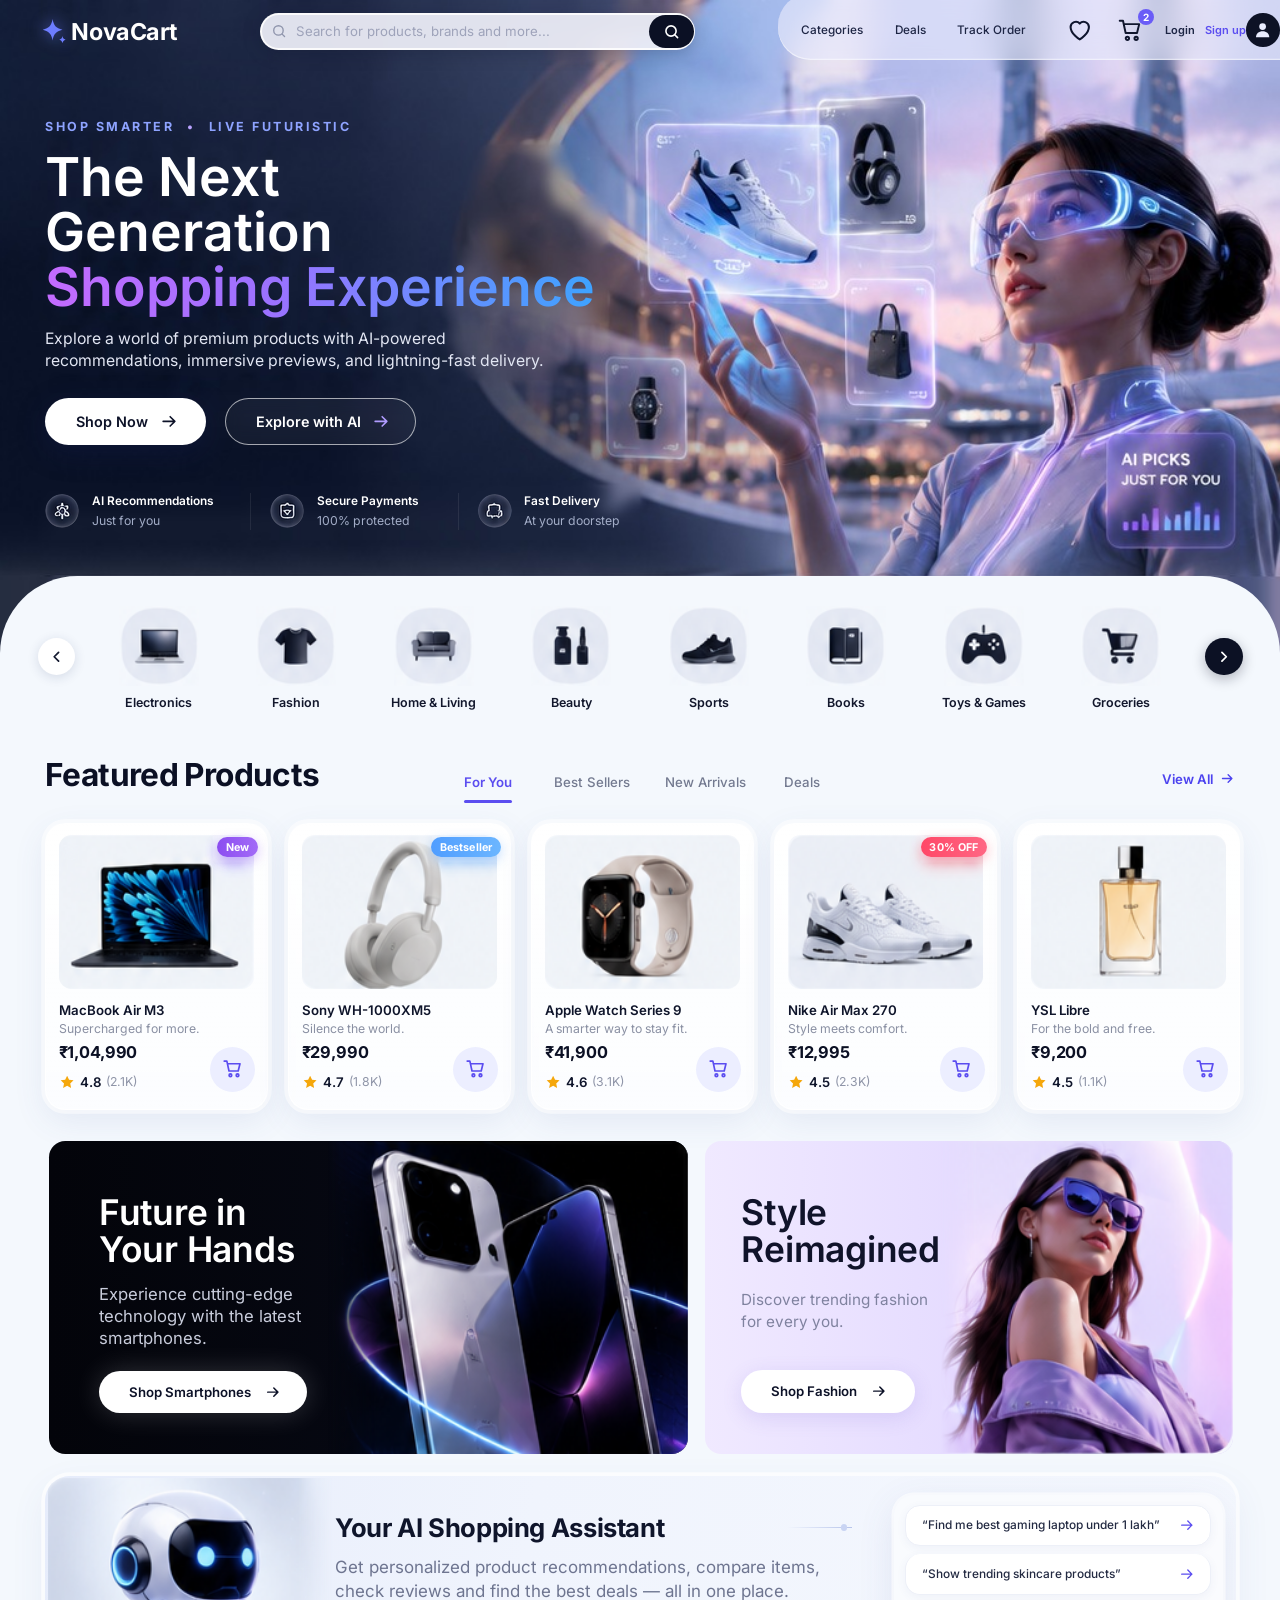
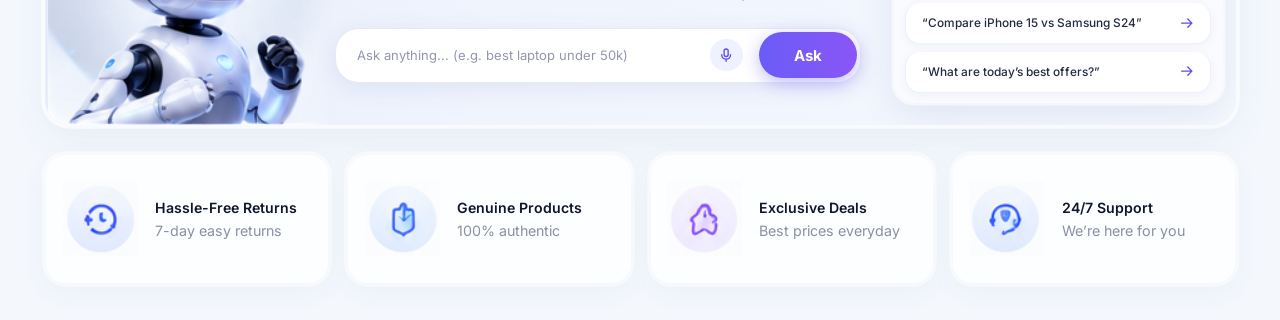
<file: index.html>
<!doctype html>
<html lang="en">
  <head>
    <meta charset="UTF-8" />
    <meta name="viewport" content="width=device-width, initial-scale=1.0" />
    <title>NovaCart — The Next Generation Shopping Experience</title>
    <meta
      name="description"
      content="NovaCart: AI-powered recommendations, immersive previews and lightning-fast delivery."
    />
    <link rel="stylesheet" href="style.css" />
  </head>
  <body>
    <!-- Icon sprite (inline, so the page works fully offline) -->
    <svg width="0" height="0" style="position: absolute" aria-hidden="true">
      <defs>
        <symbol id="i-search" viewBox="0 0 24 24">
          <circle cx="11" cy="11" r="7" />
          <path d="m20 20-3.6-3.6" />
        </symbol>
        <symbol id="i-heart" viewBox="0 0 24 24">
          <path
            d="M12 20.5s-8-4.9-8-11A4.6 4.6 0 0 1 12 6.6a4.6 4.6 0 0 1 8 2.9c0 6.100-8 11-8 11Z"
          />
        </symbol>
        <symbol id="i-cart" viewBox="0 0 24 24">
          <path d="M2.5 3.5h3l2.4 11.2h10.400l2-8.200H6.300" />
          <circle cx="9.500" cy="19.500" r="1.500" />
          <circle cx="17.500" cy="19.500" r="1.500" />
        </symbol>
        <symbol id="i-user" viewBox="0 0 24 24">
          <circle
            cx="12"
            cy="8.500"
            r="3.800"
            fill="currentColor"
            stroke="none"
          />
          <path
            fill="currentColor"
            stroke="none"
            d="M4.500 20.500c0-4.200 3.300-6.800 7.500-6.800s7.500 2.600 7.500 6.800Z"
          />
        </symbol>
        <symbol id="i-arrow" viewBox="0 0 24 24">
          <path d="M4 12h15M13 6l6 6-6 6" />
        </symbol>
        <symbol id="i-left" viewBox="0 0 24 24">
          <path d="m14.500 6-6 6 6 6" />
        </symbol>
        <symbol id="i-right" viewBox="0 0 24 24">
          <path d="m9.500 6 6 6-6 6" />
        </symbol>
        <symbol id="i-mic" viewBox="0 0 24 24">
          <rect x="9" y="3" width="6" height="11" rx="3" />
          <path d="M5.500 11.500a6.500 6.500 0 0 0 13 0M12 18v3" />
        </symbol>
        <symbol id="i-star" viewBox="0 0 24 24">
          <path
            fill="currentColor"
            stroke="none"
            d="m12 2.500 2.900 6.100 6.600.8-4.900 4.600 1.300 6.600L12 17.300 6.100 20.600l1.300-6.600L2.500 9.400l6.600-.8Z"
          />
        </symbol>
        <symbol id="i-spark" viewBox="0 0 32 32">
          <path
            fill="currentColor"
            stroke="none"
            d="M14 2c1.200 7 3.600 10.200 11 12-7.400 1.800-9.800 5-11 12-1.200-7-3.600-10.200-11-12C10.400 12.200 12.800 9 14 2Z"
          />
          <path
            fill="currentColor"
            stroke="none"
            d="M25 21c.5 2.400 1.300 3.400 3.500 4-2.200.6-3 1.600-3.500 4-.5-2.400-1.300-3.400-3.500-4 2.200-.6 3-1.600 3.500-4Z"
          />
        </symbol>
      </defs>
    </svg>

    <div class="page">
      <!-- ============ HERO ============ -->
      <section class="hero" id="top">
        <header class="topbar">
          <a class="brand" href="#top" aria-label="NovaCart home">
            <svg class="brand-star"><use href="#i-spark" /></svg
            ><span>NovaCart</span>
          </a>

          <form class="search" role="search" id="searchForm">
            <svg class="s-ico"><use href="#i-search" /></svg>
            <input
              id="searchInput"
              type="search"
              placeholder="Search for products, brands and more..."
              aria-label="Search products"
            />
            <button type="submit" aria-label="Search">
              <svg><use href="#i-search" /></svg>
            </button>
          </form>

          <nav class="glass-nav" aria-label="Primary">
            <div class="links">
              <a href="#categories">Categories</a>
              <a href="#deals">Deals</a>
              <a href="#track">Track Order</a>
            </div>
            <div class="icons">
              <button
                class="ib heart"
                id="wishBtn"
                aria-label="Wishlist"
                aria-pressed="false"
              >
                <svg><use href="#i-heart" /></svg>
              </button>
              <button class="ib cart" id="cartBtn" aria-label="Cart">
                <svg><use href="#i-cart" /></svg><span id="cartCount">2</span>
              </button>
              <a class="auth-link" href="auth.html#login">Login</a>
              <a class="auth-link auth-link-signup" href="auth.html#signup"
                >Sign up</a
              >
              <button class="ib avatar" aria-label="Profile">
                <svg><use href="#i-user" /></svg>
              </button>
            </div>
          </nav>
        </header>

        <div class="hero-copy">
          <p class="eyebrow">SHOP SMARTER <i>•</i> LIVE FUTURISTIC</p>
          <h1>The Next<br />Generation<br /><em>Shopping Experience</em></h1>
          <p class="lede">
            Explore a world of premium products with AI-powered<br
              class="dbr"
            />
            recommendations, immersive previews, and lightning-fast delivery.
          </p>
          <div class="cta">
            <button class="btn solid" data-toast="Opening the store…">
              Shop Now <svg><use href="#i-arrow" /></svg>
            </button>
            <button class="btn line" data-toast="AI shopping assistant opened">
              Explore with AI <svg><use href="#i-arrow" /></svg>
            </button>
          </div>
          <ul class="trust">
            <li>
              <img src="assets/img/trust-1.png" alt="" width="34" height="34" />
              <div><b>AI Recommendations</b><small>Just for you</small></div>
            </li>
            <li>
              <img src="assets/img/trust-2.png" alt="" width="34" height="34" />
              <div><b>Secure Payments</b><small>100% protected</small></div>
            </li>
            <li>
              <img src="assets/img/trust-3.png" alt="" width="34" height="34" />
              <div><b>Fast Delivery</b><small>At your doorstep</small></div>
            </li>
          </ul>
        </div>
      </section>

      <!-- ============ SHEET ============ -->
      <main class="sheet">
        <!-- Categories -->
        <section class="cats" id="categories" aria-label="Shop by category">
          <button class="arrow prev" aria-label="Previous categories">
            <svg><use href="#i-left" /></svg>
          </button>
          <div class="cat-track" id="catTrack">
            <a class="cat" href="#featured"
              ><img
                src="assets/img/cat-electronics.png"
                alt=""
                width="64"
                height="64"
              /><span>Electronics</span></a
            >
            <a class="cat" href="#featured"
              ><img
                src="assets/img/cat-fashion.png"
                alt=""
                width="64"
                height="64"
              /><span>Fashion</span></a
            >
            <a class="cat" href="#featured"
              ><img
                src="assets/img/cat-home.png"
                alt=""
                width="64"
                height="64"
              /><span>Home &amp; Living</span></a
            >
            <a class="cat" href="#featured"
              ><img
                src="assets/img/cat-beauty.png"
                alt=""
                width="64"
                height="64"
              /><span>Beauty</span></a
            >
            <a class="cat" href="#featured"
              ><img
                src="assets/img/cat-sports.png"
                alt=""
                width="64"
                height="64"
              /><span>Sports</span></a
            >
            <a class="cat" href="#featured"
              ><img
                src="assets/img/cat-books.png"
                alt=""
                width="64"
                height="64"
              /><span>Books</span></a
            >
            <a class="cat" href="#featured"
              ><img
                src="assets/img/cat-toys.png"
                alt=""
                width="64"
                height="64"
              /><span>Toys &amp; Games</span></a
            >
            <a class="cat" href="#featured"
              ><img
                src="assets/img/cat-groceries.png"
                alt=""
                width="64"
                height="64"
              /><span>Groceries</span></a
            >
          </div>
          <button class="arrow next" aria-label="Next categories">
            <svg><use href="#i-right" /></svg>
          </button>
        </section>

        <!-- Featured products -->
        <section class="featured" id="featured">
          <div class="f-head">
            <h2>Featured Products</h2>
            <div class="tabs" role="tablist">
              <button class="on" role="tab" aria-selected="true">
                For You
              </button>
              <button role="tab" aria-selected="false">Best Sellers</button>
              <button role="tab" aria-selected="false">New Arrivals</button>
              <button role="tab" aria-selected="false">Deals</button>
            </div>
            <a class="view-all" href="#featured"
              >View All <svg><use href="#i-arrow" /></svg
            ></a>
          </div>

          <div class="grid">
            <article class="card">
              <div class="shot">
                <img src="assets/img/prod-macbook.png" alt="MacBook Air M3" />
              </div>
              <span class="tag t-new">New</span>
              <h3>MacBook Air M3</h3>
              <p>Supercharged for more.</p>
              <div class="price">₹1,04,990</div>
              <div class="rate">
                <svg><use href="#i-star" /></svg><b>4.8</b><small>(2.1K)</small>
              </div>
              <button
                class="add"
                data-name="MacBook Air M3"
                aria-label="Add MacBook Air M3 to cart"
              >
                <svg><use href="#i-cart" /></svg>
              </button>
            </article>
            <article class="card">
              <div class="shot">
                <img src="assets/img/prod-sony.png" alt="Sony WH-1000XM5" />
              </div>
              <span class="tag t-best">Bestseller</span>
              <h3>Sony WH-1000XM5</h3>
              <p>Silence the world.</p>
              <div class="price">₹29,990</div>
              <div class="rate">
                <svg><use href="#i-star" /></svg><b>4.7</b><small>(1.8K)</small>
              </div>
              <button
                class="add"
                data-name="Sony WH-1000XM5"
                aria-label="Add Sony WH-1000XM5 to cart"
              >
                <svg><use href="#i-cart" /></svg>
              </button>
            </article>
            <article class="card">
              <div class="shot">
                <img
                  src="assets/img/prod-watch.png"
                  alt="Apple Watch Series 9"
                />
              </div>
              <h3>Apple Watch Series 9</h3>
              <p>A smarter way to stay fit.</p>
              <div class="price">₹41,900</div>
              <div class="rate">
                <svg><use href="#i-star" /></svg><b>4.6</b><small>(3.1K)</small>
              </div>
              <button
                class="add"
                data-name="Apple Watch Series 9"
                aria-label="Add Apple Watch Series 9 to cart"
              >
                <svg><use href="#i-cart" /></svg>
              </button>
            </article>
            <article class="card">
              <div class="shot">
                <img src="assets/img/prod-nike.png" alt="Nike Air Max 270" />
              </div>
              <span class="tag t-off">30% OFF</span>
              <h3>Nike Air Max 270</h3>
              <p>Style meets comfort.</p>
              <div class="price">₹12,995</div>
              <div class="rate">
                <svg><use href="#i-star" /></svg><b>4.5</b><small>(2.3K)</small>
              </div>
              <button
                class="add"
                data-name="Nike Air Max 270"
                aria-label="Add Nike Air Max 270 to cart"
              >
                <svg><use href="#i-cart" /></svg>
              </button>
            </article>
            <article class="card">
              <div class="shot">
                <img src="assets/img/prod-perfume.png" alt="YSL Libre" />
              </div>
              <h3>YSL Libre</h3>
              <p>For the bold and free.</p>
              <div class="price">₹9,200</div>
              <div class="rate">
                <svg><use href="#i-star" /></svg><b>4.5</b><small>(1.1K)</small>
              </div>
              <button
                class="add"
                data-name="YSL Libre"
                aria-label="Add YSL Libre to cart"
              >
                <svg><use href="#i-cart" /></svg>
              </button>
            </article>
          </div>
        </section>

        <!-- Promo banners -->
        <section class="promos" id="deals">
          <article class="promo dark">
            <img class="art" src="assets/img/promo-phones.png" alt="" />
            <div class="copy">
              <h2>Future in<br />Your Hands</h2>
              <p>
                Experience cutting-edge technology with the latest smartphones.
              </p>
              <button class="pill" data-toast="Browsing smartphones…">
                Shop Smartphones <svg><use href="#i-arrow" /></svg>
              </button>
            </div>
          </article>
          <article class="promo light">
            <img class="art" src="assets/img/promo-fashion.png" alt="" />
            <div class="copy">
              <h2>Style<br />Reimagined</h2>
              <p>Discover trending fashion for every you.</p>
              <button class="pill" data-toast="Browsing fashion…">
                Shop Fashion <svg><use href="#i-arrow" /></svg>
              </button>
            </div>
          </article>
        </section>

        <!-- AI assistant -->
        <section class="assistant" aria-label="AI shopping assistant">
          <img class="robot" src="assets/img/robot.png" alt="" />
          <div class="a-copy">
            <h2>Your AI Shopping Assistant <i class="dash"></i></h2>
            <p>
              Get personalized product recommendations, compare items,<br
                class="dbr"
              />
              check reviews and find the best deals — all in one place.
            </p>
            <div class="ask">
              <input
                id="aiInput"
                type="text"
                placeholder="Ask anything... (e.g. best laptop under 50k)"
                aria-label="Ask the AI assistant"
              />
              <button class="mic" id="micBtn" aria-label="Voice input">
                <svg><use href="#i-mic" /></svg>
              </button>
              <button class="go" id="askBtn">Ask</button>
            </div>
          </div>
          <div class="prompts">
            <button data-prompt="Find me best gaming laptop under 1 lakh">
              “Find me best gaming laptop under 1 lakh”<svg>
                <use href="#i-arrow" />
              </svg>
            </button>
            <button data-prompt="Show trending skincare products">
              “Show trending skincare products”<svg>
                <use href="#i-arrow" />
              </svg>
            </button>
            <button data-prompt="Compare iPhone 15 vs Samsung S24">
              “Compare iPhone 15 vs Samsung S24”<svg>
                <use href="#i-arrow" />
              </svg>
            </button>
            <button data-prompt="What are today’s best offers?">
              “What are today’s best offers?”<svg><use href="#i-arrow" /></svg>
            </button>
          </div>
        </section>

        <!-- Benefits -->
        <section class="benefits" id="track">
          <div>
            <img
              src="assets/img/benefit-1.png"
              alt=""
              width="60"
              height="60"
            /><b>Hassle-Free Returns</b><small>7-day easy returns</small>
          </div>
          <div>
            <img
              src="assets/img/benefit-2.png"
              alt=""
              width="60"
              height="60"
            /><b>Genuine Products</b><small>100% authentic</small>
          </div>
          <div>
            <img
              src="assets/img/benefit-3.png"
              alt=""
              width="60"
              height="60"
            /><b>Exclusive Deals</b><small>Best prices everyday</small>
          </div>
          <div>
            <img
              src="assets/img/benefit-4.png"
              alt=""
              width="60"
              height="60"
            /><b>24/7 Support</b><small>We’re here for you</small>
          </div>
        </section>
      </main>
    </div>

    <div id="toast" class="toast" role="status" aria-live="polite"></div>
    <script src="script.js"></script>
  </body>
</html>
</file>
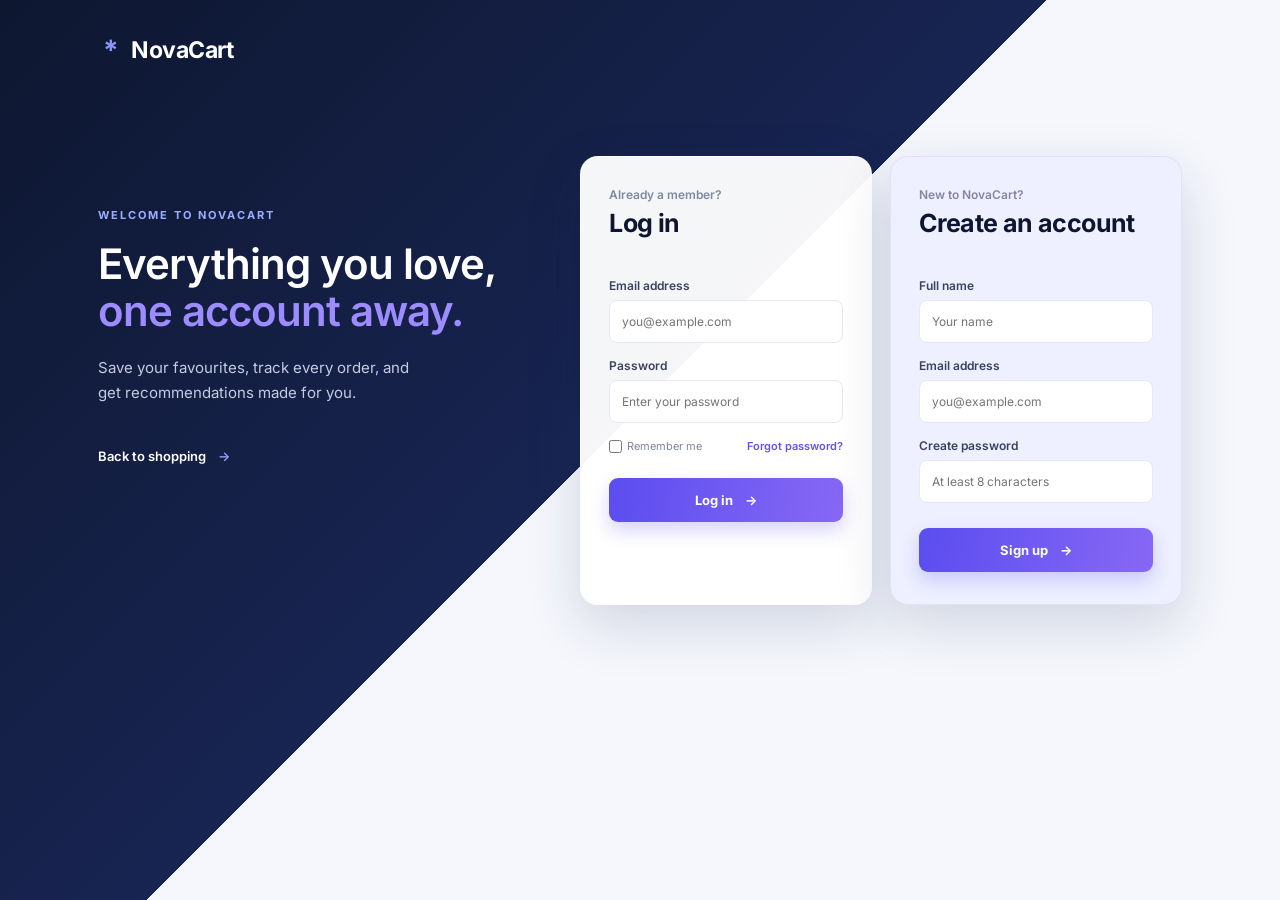
<file: auth.html>
<!doctype html>
<html lang="en">
  <head>
    <meta charset="UTF-8" />
    <meta name="viewport" content="width=device-width, initial-scale=1.0" />
    <title>NovaCart - Login or Sign up</title>
    <meta name="description" content="Login or create your NovaCart account." />
    <link rel="stylesheet" href="auth.css" />
  </head>
  <body>
    <main class="auth-page">
      <a class="brand" href="index.html" aria-label="NovaCart home">
        <span class="brand-mark">*</span> NovaCart
      </a>

      <section class="auth-layout" aria-label="Account access">
        <div class="intro">
          <p class="eyebrow">WELCOME TO NOVACART</p>
          <h1>Everything you love,<br /><em>one account away.</em></h1>
          <p class="intro-copy">
            Save your favourites, track every order, and get recommendations
            made for you.
          </p>
          <a class="back-link" href="index.html"
            >Back to shopping <span aria-hidden="true">-></span></a
          >
        </div>

        <div class="forms">
          <section class="auth-card" id="login" aria-labelledby="login-title">
            <p class="card-kicker">Already a member?</p>
            <h2 id="login-title">Log in</h2>
            <form action="#login" method="get">
              <label for="login-email">Email address</label>
              <input
                id="login-email"
                name="email"
                type="email"
                placeholder="you@example.com"
                required
              />
              <label for="login-password">Password</label>
              <input
                id="login-password"
                name="password"
                type="password"
                placeholder="Enter your password"
                required
              />
              <div class="form-row">
                <label class="check"
                  ><input type="checkbox" name="remember" />
                  <span>Remember me</span></label
                >
                <a href="#login">Forgot password?</a>
              </div>
              <button class="primary-button" type="submit">
                Log in <span aria-hidden="true">-></span>
              </button>
            </form>
          </section>

          <section
            class="auth-card signup-card"
            id="signup"
            aria-labelledby="signup-title"
          >
            <p class="card-kicker">New to NovaCart?</p>
            <h2 id="signup-title">Create an account</h2>
            <form action="#signup" method="get">
              <label for="signup-name">Full name</label>
              <input
                id="signup-name"
                name="name"
                type="text"
                placeholder="Your name"
                required
              />
              <label for="signup-email">Email address</label>
              <input
                id="signup-email"
                name="email"
                type="email"
                placeholder="you@example.com"
                required
              />
              <label for="signup-password">Create password</label>
              <input
                id="signup-password"
                name="password"
                type="password"
                placeholder="At least 8 characters"
                minlength="8"
                required
              />
              <button class="primary-button" type="submit">
                Sign up <span aria-hidden="true">-></span>
              </button>
            </form>
          </section>
        </div>
      </section>
    </main>
  </body>
</html>
</file>
<file: style.css>
/* ============================================================
   NovaCart — layout is authored on a 64rem-wide canvas.
   1rem = 16 design-px at 64rem viewport, and the whole page
   scales with the viewport, so the page looks exactly like the
   reference image at any desktop width.
   ============================================================ */
@font-face {
  font-family: "Inter";
  font-weight: 400;
  font-display: swap;
  src: url(assets/fonts/inter-latin-ext-400-normal.woff2) format("woff2");
  unicode-range:
    U+0100-02BA, U+02BD-02C5, U+02C7-02CC, U+02CE-02D7, U+02DD-02FF, U+0304,
    U+0308, U+0329, U+1D00-1DBF, U+1E00-1E9F, U+1EF2-1EFF, U+2020, U+20A0-20AB,
    U+20AD-20C0, U+2113, U+2C60-2C7F, U+A720-A7FF;
}
@font-face {
  font-family: "Inter";
  font-weight: 500;
  font-display: swap;
  src: url(assets/fonts/inter-latin-ext-500-normal.woff2) format("woff2");
  unicode-range:
    U+0100-02BA, U+02BD-02C5, U+02C7-02CC, U+02CE-02D7, U+02DD-02FF, U+0304,
    U+0308, U+0329, U+1D00-1DBF, U+1E00-1E9F, U+1EF2-1EFF, U+2020, U+20A0-20AB,
    U+20AD-20C0, U+2113, U+2C60-2C7F, U+A720-A7FF;
}
@font-face {
  font-family: "Inter";
  font-weight: 600;
  font-display: swap;
  src: url(assets/fonts/inter-latin-ext-600-normal.woff2) format("woff2");
  unicode-range:
    U+0100-02BA, U+02BD-02C5, U+02C7-02CC, U+02CE-02D7, U+02DD-02FF, U+0304,
    U+0308, U+0329, U+1D00-1DBF, U+1E00-1E9F, U+1EF2-1EFF, U+2020, U+20A0-20AB,
    U+20AD-20C0, U+2113, U+2C60-2C7F, U+A720-A7FF;
}
@font-face {
  font-family: "Inter";
  font-weight: 700;
  font-display: swap;
  src: url(assets/fonts/inter-latin-ext-700-normal.woff2) format("woff2");
  unicode-range:
    U+0100-02BA, U+02BD-02C5, U+02C7-02CC, U+02CE-02D7, U+02DD-02FF, U+0304,
    U+0308, U+0329, U+1D00-1DBF, U+1E00-1E9F, U+1EF2-1EFF, U+2020, U+20A0-20AB,
    U+20AD-20C0, U+2113, U+2C60-2C7F, U+A720-A7FF;
}
@font-face {
  font-family: "Inter";
  font-weight: 800;
  font-display: swap;
  src: url(assets/fonts/inter-latin-ext-800-normal.woff2) format("woff2");
  unicode-range:
    U+0100-02BA, U+02BD-02C5, U+02C7-02CC, U+02CE-02D7, U+02DD-02FF, U+0304,
    U+0308, U+0329, U+1D00-1DBF, U+1E00-1E9F, U+1EF2-1EFF, U+2020, U+20A0-20AB,
    U+20AD-20C0, U+2113, U+2C60-2C7F, U+A720-A7FF;
}
@font-face {
  font-family: "Inter";
  font-weight: 400;
  font-display: swap;
  src: url(assets/fonts/inter-latin-400-normal.woff2) format("woff2");
  unicode-range:
    U+0000-00FF, U+0131, U+0152-0153, U+02BB-02BC, U+02C6, U+02DA, U+02DC,
    U+0304, U+0308, U+0329, U+2000-206F, U+2074, U+20AC, U+2122, U+2191, U+2193,
    U+2212, U+2215, U+FEFF, U+FFFD;
}
@font-face {
  font-family: "Inter";
  font-weight: 500;
  font-display: swap;
  src: url(assets/fonts/inter-latin-500-normal.woff2) format("woff2");
  unicode-range:
    U+0000-00FF, U+0131, U+0152-0153, U+02BB-02BC, U+02C6, U+02DA, U+02DC,
    U+0304, U+0308, U+0329, U+2000-206F, U+2074, U+20AC, U+2122, U+2191, U+2193,
    U+2212, U+2215, U+FEFF, U+FFFD;
}
@font-face {
  font-family: "Inter";
  font-weight: 600;
  font-display: swap;
  src: url(assets/fonts/inter-latin-600-normal.woff2) format("woff2");
  unicode-range:
    U+0000-00FF, U+0131, U+0152-0153, U+02BB-02BC, U+02C6, U+02DA, U+02DC,
    U+0304, U+0308, U+0329, U+2000-206F, U+2074, U+20AC, U+2122, U+2191, U+2193,
    U+2212, U+2215, U+FEFF, U+FFFD;
}
@font-face {
  font-family: "Inter";
  font-weight: 700;
  font-display: swap;
  src: url(assets/fonts/inter-latin-700-normal.woff2) format("woff2");
  unicode-range:
    U+0000-00FF, U+0131, U+0152-0153, U+02BB-02BC, U+02C6, U+02DA, U+02DC,
    U+0304, U+0308, U+0329, U+2000-206F, U+2074, U+20AC, U+2122, U+2191, U+2193,
    U+2212, U+2215, U+FEFF, U+FFFD;
}
@font-face {
  font-family: "Inter";
  font-weight: 800;
  font-display: swap;
  src: url(assets/fonts/inter-latin-800-normal.woff2) format("woff2");
  unicode-range:
    U+0000-00FF, U+0131, U+0152-0153, U+02BB-02BC, U+02C6, U+02DA, U+02DC,
    U+0304, U+0308, U+0329, U+2000-206F, U+2074, U+20AC, U+2122, U+2191, U+2193,
    U+2212, U+2215, U+FEFF, U+FFFD;
}

:root {
  --ink: #0d1228;
  --muted: #7f8599;
  --violet: #5b4df0;
  --sheet: #f4f8fd;
  --font: "Inter", "Segoe UI", system-ui, -apple-system, Arial, sans-serif;
}
* {
  box-sizing: border-box;
  margin: 0;
  padding: 0;
}
html {
  font-size: min(calc(100vw / 64), 1.875rem);
  -webkit-text-size-adjust: 100%;
  scroll-behavior: smooth;
}
body {
  font-family: var(--font);
  color: var(--ink);
  background: linear-gradient(#0d1730 0 32rem, var(--sheet) 32rem);
  -webkit-font-smoothing: antialiased;
  overflow-x: hidden;
}
button,
input {
  font: inherit;
  color: inherit;
  border: 0;
  background: none;
  outline: 0;
}
button {
  cursor: pointer;
}
a {
  color: inherit;
  text-decoration: none;
}
img {
  display: block;
}
svg {
  fill: none;
  stroke: currentColor;
  stroke-width: 1.8;
  stroke-linecap: round;
  stroke-linejoin: round;
}
:focus-visible {
  outline: 0.125rem solid #8b7bff;
  outline-offset: 0.125rem;
}
.page {
  max-width: 64rem;
  margin: 0 auto;
  position: relative;
}
.dbr {
  display: inline;
}

/* ---------------- HERO ---------------- */
.hero {
  position: relative;
  height: 32.6875rem;
  color: #fff;
  background: #0f1a34 url(assets/img/hero-bg.jpg) no-repeat left top / 64rem
    auto;
}
.topbar {
  position: absolute;
  inset: 0 0 auto 0;
  height: 3.125rem;
  z-index: 5;
}
.brand {
  position: absolute;
  left: 2.25rem;
  top: 0.75rem;
  height: 1.625rem;
  display: flex;
  align-items: center;
  gap: 0.3125rem;
  font-weight: 700;
  font-size: 1.1625rem;
  letter-spacing: -0.0187rem;
  color: #fff;
}
.brand-star {
  width: 1.4375rem;
  height: 1.5625rem;
  margin-left: -0.25rem;
  margin-right: -0.1875rem;
  color: #6d7dff;
  filter: drop-shadow(0 0 0.375rem rgba(109, 125, 255, 0.7));
}
.brand-star use {
  fill: currentColor;
}

.search {
  position: absolute;
  left: 13rem;
  top: 0.625rem;
  width: 21.75rem;
  height: 1.875rem;
  border-radius: 0.9375rem;
  display: flex;
  align-items: center;
  background: rgba(236, 237, 247, 0.94);
  border: 0.125rem solid rgba(255, 255, 255, 0.85);
  box-shadow: 0 0.125rem 0.875rem rgba(8, 14, 40, 0.25);
}
.search .s-ico {
  width: 0.8125rem;
  height: 0.8125rem;
  margin-left: 0.4375rem;
  color: #8f95ac;
  stroke-width: 2;
}
.search input {
  flex: 1;
  min-width: 0;
  height: 100%;
  padding: 0 0.5rem 0 0.4375rem;
  font-size: 0.6625rem;
  color: #252c48;
}
.search input::placeholder {
  color: #9ea3ba;
  opacity: 1;
}
.search button {
  width: 2.25rem;
  height: 1.625rem;
  margin-right: -0.0625rem;
  border-radius: 0.875rem;
  background: #0b1024;
  display: grid;
  place-items: center;
  color: #fff;
}
.search button svg {
  width: 0.875rem;
  height: 0.875rem;
  stroke-width: 2.2;
}

.glass-nav {
  position: absolute;
  left: 38.875rem;
  right: 0;
  top: -0.375rem;
  height: 3.375rem;
  padding-top: 0.375rem;
  border-radius: 1.625rem 0 0 1.625rem;
  background: rgba(232, 234, 252, 0.62);
  -webkit-backdrop-filter: blur(0.875rem);
  backdrop-filter: blur(0.875rem);
  box-shadow: inset 0 -0.0625rem 0 rgba(255, 255, 255, 0.5);
}
.glass-nav .links {
  position: absolute;
  left: 1.1875rem;
  top: 0.375rem;
  height: 3rem;
  display: flex;
  align-items: center;
  gap: 1.5625rem;
  font-size: 0.5875rem;
  font-weight: 500;
  color: #1d2544;
  white-space: nowrap;
}
.glass-nav .links a:hover {
  color: var(--violet);
}
.glass-nav .icons {
  position: absolute;
  left: 14.0625rem;
  top: 0.375rem;
  height: 3rem;
  display: flex;
  align-items: center;
}
.ib {
  position: relative;
  width: 2.125rem;
  height: 2.125rem;
  display: grid;
  place-items: center;
  border-radius: 50%;
  color: #10162e;
}
.ib svg {
  width: 1.375rem;
  height: 1.375rem;
}
.ib.heart {
  margin-right: 0.4rem;
}
.ib.heart[aria-pressed="true"] svg {
  fill: #ff4d79;
  stroke: #ff4d79;
}
.ib.cart {
  margin-right: 0.4rem;
}
.ib.cart svg {
  width: 1.3125rem;
  height: 1.3125rem;
}
.cart span {
  position: absolute;
  right: -0.125rem;
  top: 0;
  width: 0.8125rem;
  height: 0.8125rem;
  border-radius: 50%;
  background: #6a5cf7;
  color: #fff;
  font-size: 0.5rem;
  font-weight: 700;
  display: grid;
  place-items: center;
}
.ib.avatar {
  width: 1.6875rem;
  height: 1.6875rem;
  background: #0d1226;
  color: #e9ecff;
}
.ib.avatar svg {
  width: 1.0625rem;
  height: 1.0625rem;
}
.auth-link {
  font-size: 0.55rem;
  font-weight: 600;
  color: #1d2544;
  white-space: nowrap;
  margin-left: 0.25rem;
}
.auth-link:hover {
  color: var(--violet);
}
.auth-link-signup {
  color: var(--violet);
  margin-left: 0.5rem;
}

.hero-copy {
  position: absolute;
  left: 2.25rem;
  top: 5.9375rem;
  z-index: 3;
}
.eyebrow {
  font-size: 0.625rem;
  line-height: 0.75rem;
  letter-spacing: 0.125rem;
  font-weight: 700;
  color: #8ea3ff;
  white-space: nowrap;
}
.eyebrow i {
  font-style: normal;
  margin: 0 0.375rem;
  color: #b9a2ff;
}
.hero h1 {
  margin-top: 0.75rem;
  font-size: 2.675rem;
  line-height: 2.75rem;
  letter-spacing: 0;
  font-weight: 600;
  color: #fff;
}
.hero h1 em {
  font-style: normal;
  background: linear-gradient(
    90deg,
    #c46bff 0%,
    #9a72ff 42%,
    #5f92ff 78%,
    #3ea3ff 100%
  );
  -webkit-background-clip: text;
  background-clip: text;
  color: transparent;
}
.lede {
  margin-top: 0.6875rem;
  font-size: 0.7875rem;
  line-height: 1.125rem;
  font-weight: 400;
  color: #e2e6f3;
}
.cta {
  display: flex;
  gap: 0.9375rem;
  margin-top: 1.25rem;
}
.btn {
  height: 2.375rem;
  border-radius: 1.1875rem;
  display: inline-flex;
  align-items: center;
  gap: 0.5625rem;
  font-size: 0.7188rem;
  font-weight: 600;
  transition:
    transform 0.2s,
    background 0.2s;
}
.btn svg {
  width: 0.9375rem;
  height: 0.9375rem;
  stroke-width: 2;
}
.btn.solid {
  width: 8.0625rem;
  padding-left: 1.5625rem;
  background: #fff;
  color: #0d1228;
  box-shadow: 0 0.375rem 1.375rem rgba(20, 30, 80, 0.35);
}
.btn.line {
  width: 9.5625rem;
  padding-left: 1.5rem;
  border: 0.0813rem solid rgba(255, 255, 255, 0.62);
  color: #fff;
  background: rgba(255, 255, 255, 0.04);
  -webkit-backdrop-filter: blur(0.375rem);
  backdrop-filter: blur(0.375rem);
}
.btn:hover {
  transform: translateY(-0.0625rem);
}
.btn.line svg {
  color: #b19cff;
}
.btn.line:hover {
  background: rgba(255, 255, 255, 0.12);
}
.trust {
  list-style: none;
  display: flex;
  margin-top: 2.25rem;
  height: 2.125rem;
}
.trust li {
  display: flex;
  align-items: center;
  gap: 0.625rem;
  position: relative;
}
.trust li:nth-child(1) {
  width: 10.25rem;
}
.trust li:nth-child(2) {
  width: 10.375rem;
  padding-left: 1rem;
}
.trust li:nth-child(3) {
  padding-left: 1rem;
}
.trust li + li:before {
  content: "";
  position: absolute;
  left: 0;
  top: 0.125rem;
  height: 1.875rem;
  width: 0.0625rem;
  background: rgba(255, 255, 255, 0.08);
}
.trust img {
  border-radius: 50%;
}
.trust b {
  display: block;
  font-size: 0.5938rem;
  line-height: 0.875rem;
  font-weight: 600;
  color: #fff;
  white-space: nowrap;
}
.trust small {
  display: block;
  margin-top: 0.0625rem;
  font-size: 0.6125rem;
  line-height: 0.875rem;
  color: #a3adc7;
  white-space: nowrap;
}

/* ---------------- SHEET ---------------- */
.sheet {
  position: relative;
  z-index: 6;
  margin-top: -3.875rem;
  padding-bottom: 1.875rem;
  border-radius: 3.875rem 3.875rem 0 0;
  background: var(--sheet);
}

/* categories */
.cats {
  position: relative;
  height: 8.6875rem;
  padding-top: 1.625rem;
}
.cat-track {
  display: flex;
  padding-left: 4.5rem;
}
.cat {
  width: 6.875rem;
  flex: none;
  display: flex;
  flex-direction: column;
  align-items: center;
  transition: transform 0.2s;
}
.cat img {
  width: 4rem;
  height: 4rem;
  margin-top: -0.125rem;
}
.cat span {
  margin-top: 0.375rem;
  font-size: 0.625rem;
  line-height: 0.875rem;
  font-weight: 600;
  color: #12172c;
  white-space: nowrap;
}
.cat:hover {
  transform: translateY(-0.125rem);
}
.arrow {
  position: absolute;
  top: 3.0625rem;
  width: 1.875rem;
  height: 1.875rem;
  border-radius: 50%;
  display: grid;
  place-items: center;
}
.arrow svg {
  width: 0.875rem;
  height: 0.875rem;
  stroke-width: 2.4;
}
.arrow.prev {
  left: 1.875rem;
  background: #fff;
  color: #141a30;
  box-shadow: 0 0.125rem 0.5625rem rgba(30, 44, 90, 0.14);
}
.arrow.next {
  left: 60.25rem;
  background: #0c1124;
  color: #fff;
  box-shadow: 0 0.1875rem 0.625rem rgba(12, 17, 36, 0.3);
}

/* featured */
.featured {
  position: relative;
  height: 19.5625rem;
  padding: 0 2.25rem;
}
.f-head {
  position: relative;
  height: 3.625rem;
}
.f-head h2 {
  position: absolute;
  left: 0;
  top: 0.1875rem;
  font-size: 1.5813rem;
  line-height: 2.125rem;
  font-weight: 700;
  letter-spacing: -0.0312rem;
  color: #0b1024;
}
.tabs {
  position: absolute;
  left: 20.9375rem;
  top: 0.625rem;
  height: 1.9375rem;
  width: 20.625rem;
}
.tabs button {
  position: absolute;
  top: 0;
  height: 1.9375rem;
  padding-top: 0;
  font-size: 0.6625rem;
  line-height: 1rem;
  font-weight: 500;
  color: #737a90;
  white-space: nowrap;
}
.tabs button:nth-child(1) {
  left: 0;
}
.tabs button:nth-child(2) {
  left: 4.5rem;
}
.tabs button:nth-child(3) {
  left: 10.0625rem;
}
.tabs button:nth-child(4) {
  left: 16rem;
}
.tabs button.on {
  color: var(--violet);
  font-weight: 600;
}
.tabs button.on:after {
  content: "";
  position: absolute;
  left: 0;
  right: 0;
  bottom: -0.0625rem;
  height: 0.125rem;
  border-radius: 0.125rem;
  background: var(--violet);
}
.view-all {
  position: absolute;
  right: 0;
  top: 0.9375rem;
  height: 1rem;
  display: flex;
  align-items: center;
  gap: 0.375rem;
  font-size: 0.6625rem;
  font-weight: 600;
  color: #4c43ef;
}
.view-all svg {
  width: 0.75rem;
  height: 0.75rem;
  stroke-width: 2.2;
}
.grid {
  display: flex;
  gap: 1.0312rem;
  margin-top: 0;
}
.card {
  position: relative;
  width: 11.125rem;
  height: 14.375rem;
  flex: none;
  border-radius: 1rem;
  padding: 0.5625rem 0.625rem 0;
  background: linear-gradient(
    180deg,
    rgba(255, 255, 255, 0.95),
    rgba(255, 255, 255, 0.72)
  );
  border: 0.0625rem solid rgba(255, 255, 255, 0.9);
  box-shadow:
    0 0 0 0.1875rem rgba(255, 255, 255, 0.55),
    0 0.5rem 1.625rem rgba(70, 90, 160, 0.1);
  transition:
    transform 0.25s,
    box-shadow 0.25s;
}
.card:hover {
  transform: translateY(-0.1875rem);
  box-shadow:
    0 0 0 0.1875rem rgba(255, 255, 255, 0.7),
    0 0.875rem 1.875rem rgba(70, 90, 160, 0.18);
}
.shot {
  position: relative;
  width: 9.75rem;
  height: 7.6875rem;
  border-radius: 0.625rem;
  overflow: hidden;
}
.shot img {
  width: 100%;
  height: 100%;
  object-fit: cover;
}
.tag {
  position: absolute;
  top: 0.6875rem;
  right: 0.4375rem;
  height: 1rem;
  padding: 0 0.4375rem;
  border-radius: 0.5rem;
  display: grid;
  place-items: center;
  font-size: 0.5375rem;
  font-weight: 700;
  color: #fff;
  letter-spacing: 0.0063rem;
}
.t-new {
  background: linear-gradient(90deg, #8b4df0, #a36bf7);
  box-shadow: 0 0.1875rem 0.5625rem rgba(139, 77, 240, 0.35);
}
.t-best {
  background: linear-gradient(90deg, #4f9dff, #6cb6ff);
  box-shadow: 0 0.1875rem 0.5625rem rgba(79, 157, 255, 0.35);
}
.t-off {
  background: linear-gradient(90deg, #ff4767, #ff6784);
  box-shadow: 0 0.1875rem 0.5625rem rgba(255, 71, 103, 0.35);
}
.card h3 {
  margin-top: 0.5625rem;
  font-size: 0.6625rem;
  line-height: 1rem;
  font-weight: 600;
  color: #0f152b;
}
.card p {
  margin-top: 0;
  font-size: 0.6125rem;
  line-height: 0.875rem;
  color: #8a90a3;
}
.price {
  margin-top: 0.125rem;
  font-size: 0.8125rem;
  line-height: 1.25rem;
  letter-spacing: -0.0063rem;
  font-weight: 700;
  color: #0b1024;
}
.rate {
  margin-top: 0.4375rem;
  display: flex;
  align-items: center;
  gap: 0.25rem;
  font-size: 0.6625rem;
  color: #0f152b;
}
.rate svg {
  width: 0.8125rem;
  height: 0.8125rem;
  color: #f5a70b;
  margin-right: 0;
}
.rate b {
  font-weight: 600;
}
.rate small {
  font-size: 0.6125rem;
  color: #8f95a8;
}
.add {
  position: absolute;
  right: 0.5625rem;
  bottom: 0.875rem;
  width: 2.25rem;
  height: 2.25rem;
  border-radius: 50%;
  display: grid;
  place-items: center;
  background: #eceeff;
  color: var(--violet);
  transition:
    background 0.2s,
    transform 0.2s;
}
.add svg {
  width: 1.0625rem;
  height: 1.0625rem;
  stroke-width: 1.9;
}
.add:hover {
  background: #dde0ff;
  transform: scale(1.06);
}

/* promos */
.promos {
  display: grid;
  grid-template-columns: 31.9375rem 26.375rem;
  gap: 0.875rem;
  padding: 0 0 0 2.4375rem;
  height: 16.75rem;
  margin-top: 0;
}
.promo {
  position: relative;
  height: 15.625rem;
  border-radius: 0.8125rem;
  overflow: hidden;
}
.promo .art {
  position: absolute;
  top: 0;
  right: -0.0625rem;
  height: 100%;
  width: auto;
}
.promo .copy {
  position: absolute;
  left: 2.5rem;
  top: 2.625rem;
  z-index: 2;
}
.promo h2 {
  font-size: 1.7688rem;
  line-height: 1.875rem;
  font-weight: 600;
  letter-spacing: -0.0125rem;
}
.promo p {
  margin-top: 0.75rem;
  font-size: 0.8313rem;
  line-height: 1.0938rem;
}
.pill {
  margin-top: 1.0625rem;
  height: 2.125rem;
  padding: 0 1.3125rem 0 1.5rem;
  border-radius: 1.0625rem;
  display: inline-flex;
  align-items: center;
  gap: 0.6875rem;
  font-size: 0.6625rem;
  font-weight: 600;
  background: #fff;
  color: #0d1228;
  transition: transform 0.2s;
}
.pill svg {
  width: 0.8125rem;
  height: 0.8125rem;
  stroke-width: 2.2;
}
.pill:hover {
  transform: translateY(-0.0625rem);
}
.dark {
  background: linear-gradient(90deg, #03040a 0, #060812 55%, #0a0e22 100%);
  color: #fff;
}
.dark .art {
  -webkit-mask-image: linear-gradient(90deg, transparent 0, #000 14%);
  mask-image: linear-gradient(90deg, transparent 0, #000 14%);
}
.dark p {
  width: 10.75rem;
  color: #c8ccdb;
}
.dark .pill {
  box-shadow: 0 0 1.375rem rgba(255, 255, 255, 0.18);
}
.light {
  background: linear-gradient(90deg, #f0e9ff 0, #e7deff 40%, #dcccff 100%);
  color: #10132a;
}
.light .art {
  -webkit-mask-image: linear-gradient(90deg, transparent 0, #000 12%);
  mask-image: linear-gradient(90deg, transparent 0, #000 12%);
}
.light .copy {
  left: 1.8125rem;
}
.light p {
  width: 9.75rem;
  margin-top: 1rem;
  color: #7f829f;
  font-size: 0.7625rem;
}
.light .pill {
  margin-top: 1.875rem;
  padding-right: 1.375rem;
}
.light .pill {
  box-shadow: 0 0.25rem 1rem rgba(120, 95, 210, 0.16);
}

/* assistant */
.assistant {
  position: relative;
  margin: 0 0 0 2.25rem;
  width: 59.5625rem;
  height: 12.4375rem;
  border-radius: 1.25rem;
  overflow: hidden;
  background: linear-gradient(100deg, #e6ecfb 0, #f0f4fd 40%, #f5f8fe 100%);
  box-shadow:
    0 0 0 0.1875rem rgba(255, 255, 255, 0.7),
    0 0.625rem 1.875rem rgba(70, 90, 160, 0.08);
}
.robot {
  position: absolute;
  left: 0.125rem;
  top: 0.0625rem;
  height: 12.375rem;
  width: auto;
  -webkit-mask-image: linear-gradient(90deg, #000 88%, transparent 100%);
  mask-image: linear-gradient(90deg, #000 88%, transparent 100%);
}
.a-copy {
  position: absolute;
  left: 14.5rem;
  top: 1.6875rem;
  width: 26.875rem;
}
.a-copy h2 {
  font-size: 1.2812rem;
  line-height: 1.75rem;
  font-weight: 700;
  letter-spacing: -0.0187rem;
  color: #0f152b;
  display: flex;
  align-items: center;
  gap: 0;
}
.dash {
  display: block;
  margin-left: 6.125rem;
  width: 3.25rem;
  height: 0.0625rem;
  background: linear-gradient(90deg, transparent, #b7c4ea);
  position: relative;
}
.dash:after {
  content: "";
  position: absolute;
  right: 0.25rem;
  top: -0.125rem;
  width: 0.3125rem;
  height: 0.3125rem;
  border-radius: 50%;
  background: #c9d4f3;
}
.a-copy p {
  margin-top: 0.5625rem;
  font-size: 0.8438rem;
  line-height: 1.1875rem;
  color: #6e7590;
}
.ask {
  margin-top: 1.1875rem;
  width: 26.3125rem;
  height: 2.75rem;
  border-radius: 1.1875rem;
  display: flex;
  align-items: center;
  background: #fff;
  border: 0.0625rem solid #e6eaf6;
  box-shadow: 0 0.25rem 1.125rem rgba(80, 95, 170, 0.1);
}
.ask input {
  flex: 1;
  min-width: 0;
  height: 100%;
  padding: 0 0.75rem 0 1.0625rem;
  font-size: 0.65rem;
  color: #252c48;
}
.ask input::placeholder {
  color: #9297ac;
  opacity: 1;
}
.mic {
  width: 1.625rem;
  height: 1.625rem;
  margin-right: 0.8125rem;
  border-radius: 50%;
  background: #eef1ff;
  color: var(--violet);
  display: grid;
  place-items: center;
}
.mic svg {
  width: 0.8125rem;
  height: 0.8125rem;
  stroke-width: 2;
}
.go {
  width: 4.875rem;
  height: 2.3125rem;
  margin-right: 0.1875rem;
  border-radius: 1.1875rem;
  background: linear-gradient(90deg, #6a5cf7, #8a56f6);
  color: #fff;
  font-size: 0.75rem;
  font-weight: 700;
  box-shadow: 0 0.25rem 0.875rem rgba(106, 92, 247, 0.4);
  transition: transform 0.2s;
}
.go:hover {
  transform: translateY(-0.0625rem);
}
.prompts {
  position: absolute;
  left: 42.4375rem;
  top: 0.9375rem;
  width: 16.4375rem;
  height: 10.375rem;
  padding: 0.5rem 0.5625rem;
  border-radius: 1rem;
  background: rgba(255, 255, 255, 0.55);
  box-shadow:
    0 0 0 0.125rem rgba(255, 255, 255, 0.6),
    0 0.5rem 1.875rem rgba(70, 90, 160, 0.12);
  display: flex;
  flex-direction: column;
  gap: 0.4062rem;
}
.prompts button {
  height: 2.125rem;
  border-radius: 0.75rem;
  padding: 0 0.75rem 0 0.8125rem;
  display: flex;
  align-items: center;
  justify-content: space-between;
  background: #fff;
  border: 0.0625rem solid #edf0f8;
  box-shadow: 0 0.125rem 0.5rem rgba(60, 80, 150, 0.06);
  font-size: 0.5938rem;
  font-weight: 500;
  color: #232a42;
  text-align: left;
  white-space: nowrap;
  transition: background 0.2s;
}
.prompts button + button {
  border-top: 0;
}
.prompts button:hover {
  background: #f4f5ff;
}
.prompts svg {
  width: 0.8125rem;
  height: 0.8125rem;
  stroke-width: 2;
  color: #5b4df0;
  flex: none;
}

/* benefits */
.benefits {
  display: grid;
  grid-template-columns: repeat(4, 1fr);
  gap: 1rem;
  padding: 1.5rem 2.25rem 0 2.3125rem;
  height: 7.875rem;
}
.benefits > div {
  position: relative;
  height: 6.375rem;
  border-radius: 1rem;
  padding: 0 0 0 4.3125rem;
  display: flex;
  flex-direction: column;
  justify-content: center;
  background: rgba(255, 255, 255, 0.85);
  box-shadow:
    0 0 0 0.1875rem rgba(255, 255, 255, 0.55),
    0 0.375rem 1.375rem rgba(70, 90, 160, 0.06);
}
.benefits img {
  position: absolute;
  left: 0.8125rem;
  top: 1.3125rem;
  width: 3.75rem;
  height: 3.75rem;
}
.benefits b {
  font-size: 0.7063rem;
  line-height: 1.0625rem;
  font-weight: 600;
  color: #0f152b;
  white-space: nowrap;
  margin-left: 1.125rem;
}
.benefits small {
  margin-top: 0.1875rem;
  font-size: 0.7125rem;
  line-height: 0.9375rem;
  color: #8a90a3;
  white-space: nowrap;
  margin-left: 1.125rem;
}

/* toast */
.toast {
  position: fixed;
  left: 50%;
  bottom: 1.5rem;
  transform: translate(-50%, 1rem);
  opacity: 0;
  pointer-events: none;
  background: #11182c;
  color: #fff;
  padding: 0.6875rem 1.25rem;
  border-radius: 1.5rem;
  font-size: 0.8125rem;
  z-index: 50;
  transition:
    opacity 0.25s,
    transform 0.25s;
}
.toast.show {
  opacity: 1;
  transform: translate(-50%, 0);
}

@media (prefers-reduced-motion: reduce) {
  * {
    transition: none !important;
    scroll-behavior: auto !important;
  }
}

/* ---------------- SMALL SCREENS (< 47.5rem) ---------------- */
@media (max-width: 760px) {
  html {
    font-size: 1rem;
  }
  body {
    background: linear-gradient(#0d1730 0 34rem, var(--sheet) 34rem);
  }
  .dbr {
    display: none;
  }
  .hero {
    height: auto;
    padding-bottom: 5.25rem;
    background: #0f1a34 url(assets/img/hero-bg.jpg) no-repeat right top / auto
      26.25rem;
  }
  .hero:before {
    content: "";
    position: absolute;
    inset: 0;
    background: linear-gradient(
      90deg,
      rgba(13, 22, 48, 0.96) 0,
      rgba(13, 22, 48, 0.7) 55%,
      rgba(13, 22, 48, 0.25) 100%
    );
  }
  .topbar {
    position: relative;
    height: auto;
    display: flex;
    flex-wrap: wrap;
    align-items: center;
    gap: 0.625rem 0.75rem;
    padding: 0.75rem 1rem;
  }
  .brand,
  .search,
  .glass-nav {
    position: relative;
    left: auto;
    top: auto;
  }
  .search {
    order: 3;
    flex: 1 1 100%;
    width: auto;
  }
  .glass-nav {
    right: auto;
    height: 2.5rem;
    padding: 0;
    margin-left: auto;
    border-radius: 1.375rem;
    background: rgba(232, 234, 252, 0.7);
  }
  .glass-nav .links {
    display: none;
  }
  .glass-nav .icons {
    position: relative;
    left: auto;
    top: auto;
    height: 2.5rem;
    padding: 0 0.5rem;
    gap: 0.25rem;
  }
  .ib.heart,
  .ib.cart {
    margin-right: 0;
  }
  .hero-copy {
    position: relative;
    left: auto;
    top: auto;
    padding: 1.625rem 1.25rem 0;
  }
  .hero h1 {
    font-size: 2.25rem;
    line-height: 2.375rem;
  }
  .lede {
    font-size: 0.8125rem;
    line-height: 1.1875rem;
    max-width: 20.625rem;
  }
  .cta {
    flex-wrap: wrap;
  }
  .trust {
    flex-direction: column;
    height: auto;
    gap: 0.875rem;
  }
  .trust li,
  .trust li:nth-child(n) {
    width: auto;
    padding-left: 0;
  }
  .trust li + li:before {
    display: none;
  }
  .cats {
    height: auto;
    padding-bottom: 0.875rem;
  }
  .cat-track {
    overflow-x: auto;
    padding: 0 1rem;
    scrollbar-width: none;
    scroll-snap-type: x proximity;
  }
  .cat-track::-webkit-scrollbar {
    display: none;
  }
  .cat {
    scroll-snap-align: start;
  }
  .arrow {
    display: none;
  }
  .featured {
    height: auto;
    padding: 0 1rem;
  }
  .f-head {
    height: auto;
    display: flex;
    flex-wrap: wrap;
    justify-content: space-between;
    align-items: flex-end;
    gap: 0.5rem;
    padding: 0.375rem 0 1rem;
  }
  .f-head h2,
  .tabs,
  .view-all {
    position: static;
  }
  .tabs {
    order: 3;
    flex: 1 1 100%;
    overflow-x: auto;
    display: flex;
    gap: 1.25rem;
    width: auto;
    height: auto;
  }
  .tabs button,
  .tabs button:nth-child(n) {
    position: relative;
    left: auto;
    flex: none;
    height: auto;
    padding: 0 0 0.5rem;
  }
  .grid {
    overflow-x: auto;
    padding: 0.25rem 0.25rem 1.375rem;
    scrollbar-width: none;
  }
  .grid::-webkit-scrollbar {
    display: none;
  }
  .promos {
    grid-template-columns: 1fr;
    height: auto;
    padding: 0 1rem;
    gap: 0.875rem;
    margin-bottom: 1.125rem;
  }
  .promo {
    height: 15.625rem;
  }
  .assistant {
    margin: 0 1rem;
    width: auto;
    height: auto;
    padding: 1.375rem 1.125rem;
    display: flex;
    flex-direction: column;
    gap: 1.125rem;
    overflow: hidden;
  }
  .robot {
    display: none;
  }
  .a-copy,
  .prompts {
    position: relative;
    left: auto;
    top: auto;
    width: auto;
  }
  .dash {
    display: none;
  }
  .ask {
    width: 100%;
  }
  .benefits {
    grid-template-columns: 1fr 1fr;
    height: auto;
    padding: 1.5rem 1rem 0;
    gap: 0.75rem;
  }
  .benefits > div {
    padding-left: 0.5rem;
    height: auto;
    padding-top: 4rem;
    padding-bottom: 0.875rem;
    align-items: flex-start;
  }
  .benefits img {
    left: 0.375rem;
    top: 0.375rem;
  }
  .benefits b,
  .benefits small {
    margin-left: 0.5rem;
    white-space: normal;
  }
}
</file>
<file: auth.css>
@font-face {
  font-family: Inter;
  font-weight: 400;
  font-display: swap;
  src: url(assets/fonts/inter-latin-400-normal.woff2) format("woff2");
}
@font-face {
  font-family: Inter;
  font-weight: 600;
  font-display: swap;
  src: url(assets/fonts/inter-latin-600-normal.woff2) format("woff2");
}
@font-face {
  font-family: Inter;
  font-weight: 700;
  font-display: swap;
  src: url(assets/fonts/inter-latin-700-normal.woff2) format("woff2");
}
:root {
  --ink: #0e1530;
  --muted: #7c849d;
  --violet: #6255ef;
  --line: #e4e8f3;
  --soft: #f5f7fc;
}
* {
  box-sizing: border-box;
  margin: 0;
  padding: 0;
}
html {
  scroll-behavior: smooth;
}
body {
  min-width: 320px;
  font-family: Inter, "Segoe UI", sans-serif;
  color: var(--ink);
  background: linear-gradient(
    135deg,
    #0d1730 0%,
    #182451 48%,
    #f5f7fc 48%,
    #f5f7fc 100%
  );
  -webkit-font-smoothing: antialiased;
}
a {
  color: inherit;
  text-decoration: none;
}
button,
input {
  font: inherit;
}
.auth-page {
  min-height: 100vh;
  max-width: 1180px;
  margin: 0 auto;
  padding: 36px 48px 64px;
}
.brand {
  display: inline-flex;
  align-items: center;
  gap: 8px;
  color: #fff;
  font-size: 23px;
  font-weight: 700;
  letter-spacing: -0.5px;
}
.brand-mark {
  display: grid;
  place-items: center;
  width: 25px;
  height: 25px;
  color: #8992ff;
  font-size: 28px;
  line-height: 20px;
}
.auth-layout {
  display: grid;
  grid-template-columns: minmax(280px, 0.82fr) minmax(560px, 1.18fr);
  gap: 64px;
  align-items: start;
  margin-top: 92px;
}
.intro {
  padding-top: 52px;
  color: #fff;
}
.eyebrow {
  color: #9eaeff;
  font-size: 11px;
  font-weight: 700;
  letter-spacing: 2px;
}
.intro h1 {
  margin-top: 18px;
  font-size: 42px;
  line-height: 1.12;
  font-weight: 600;
  letter-spacing: -1px;
}
.intro h1 em {
  font-style: normal;
  color: #9c8cff;
}
.intro-copy {
  max-width: 330px;
  margin-top: 22px;
  color: #c5cce2;
  font-size: 15px;
  line-height: 1.65;
}
.back-link {
  display: inline-flex;
  gap: 12px;
  margin-top: 42px;
  color: #fff;
  font-size: 13px;
  font-weight: 600;
}
.back-link span {
  color: #a99cff;
}
.forms {
  display: grid;
  grid-template-columns: 1fr 1fr;
  gap: 18px;
}
.auth-card {
  padding: 30px 28px 32px;
  border: 1px solid rgba(255, 255, 255, 0.8);
  border-radius: 18px;
  background: rgba(255, 255, 255, 0.96);
  box-shadow: 0 20px 55px rgba(24, 35, 87, 0.16);
}
.signup-card {
  background: #eef0ff;
  border-color: #dfe1ff;
}
.card-kicker {
  color: #8088a0;
  font-size: 12px;
  font-weight: 600;
}
.auth-card h2 {
  margin-top: 6px;
  font-size: 25px;
  letter-spacing: -0.6px;
}
.auth-card form {
  display: flex;
  flex-direction: column;
  margin-top: 25px;
}
.auth-card label {
  margin-top: 15px;
  margin-bottom: 7px;
  font-size: 12px;
  font-weight: 600;
  color: #3a425e;
}
.auth-card input[type="email"],
.auth-card input[type="password"],
.auth-card input[type="text"] {
  width: 100%;
  height: 43px;
  padding: 0 12px;
  border: 1px solid var(--line);
  border-radius: 8px;
  background: #fff;
  color: var(--ink);
  font-size: 12px;
  outline: none;
}
.auth-card input:focus {
  border-color: var(--violet);
  box-shadow: 0 0 0 3px rgba(98, 85, 239, 0.12);
}
.form-row {
  display: flex;
  align-items: center;
  justify-content: space-between;
  gap: 8px;
  margin-top: 16px;
}
.form-row a {
  color: var(--violet);
  font-size: 11px;
  font-weight: 600;
}
.auth-card .check {
  display: flex;
  align-items: center;
  gap: 5px;
  margin: 0;
  color: #7f879b;
  font-size: 11px;
  font-weight: 400;
}
.check input {
  accent-color: var(--violet);
}
.primary-button {
  height: 44px;
  margin-top: 25px;
  border: 0;
  border-radius: 9px;
  background: linear-gradient(100deg, #5b4df0, #8768f5);
  color: #fff;
  font-size: 13px;
  font-weight: 700;
  cursor: pointer;
  box-shadow: 0 9px 18px rgba(98, 85, 239, 0.25);
}
.primary-button span {
  margin-left: 9px;
}
.primary-button:hover {
  filter: brightness(1.06);
}
@media (max-width: 900px) {
  body {
    background: linear-gradient(
      160deg,
      #0d1730 0%,
      #182451 38%,
      #f5f7fc 38%,
      #f5f7fc 100%
    );
  }
  .auth-page {
    padding: 28px 24px 48px;
  }
  .auth-layout {
    grid-template-columns: 1fr;
    gap: 38px;
    margin-top: 60px;
  }
  .intro {
    padding-top: 0;
  }
  .intro-copy {
    max-width: 480px;
  }
  .back-link {
    margin-top: 25px;
  }
  .forms {
    max-width: 700px;
  }
}
@media (max-width: 600px) {
  .auth-page {
    padding: 24px 16px 40px;
  }
  .auth-layout {
    margin-top: 48px;
  }
  .intro h1 {
    font-size: 34px;
  }
  .forms {
    grid-template-columns: 1fr;
    gap: 16px;
  }
  .auth-card {
    padding: 25px 22px 27px;
  }
  .form-row {
    align-items: flex-start;
    flex-direction: column;
  }
}
</file>
